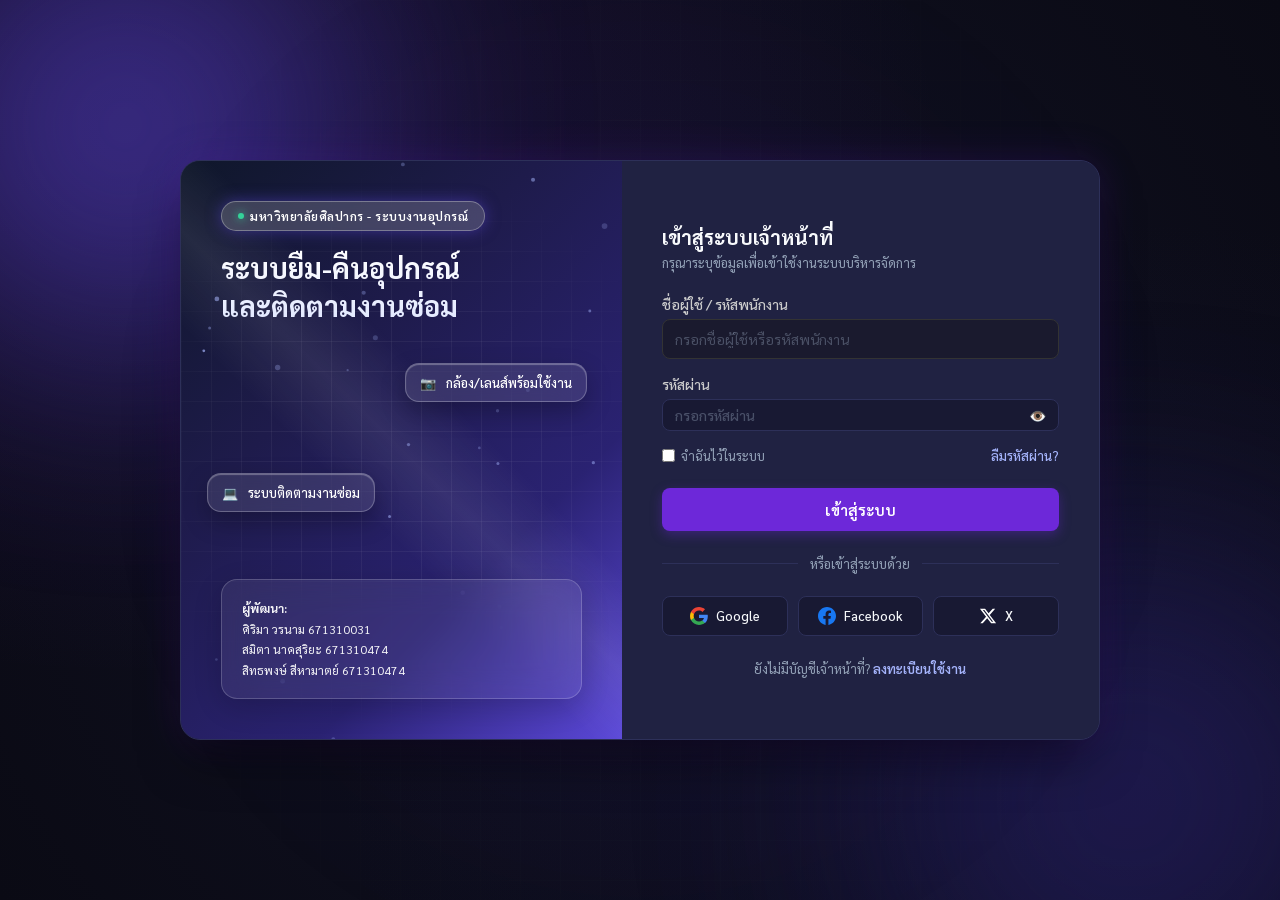
<file: archived-borrowitem_index.html>
<!DOCTYPE html>
<html lang="th">
<head>
  <meta charset="UTF-8">
  <meta name="viewport" content="width=device-width, initial-scale=1.0">
  <title>ระบบยืม-คืนอุปกรณ์ และติดตามงานซ่อม</title>
  <!-- Google Fonts: Sarabun -->
  <link href="https://fonts.googleapis.com/css2?family=Sarabun:wght@300;400;500;600;700&display=swap" rel="stylesheet">
  <link rel="stylesheet" href="style.css">
</head>
<body>

  <div class="bg-ambient-orb orb-1"></div>
  <div class="bg-ambient-orb orb-2"></div>
  <div class="bg-ambient-orb orb-focus-spotlight"></div>
  <div class="bg-grid-pattern"></div>

  <!-- OTP demo notice (email delivery needs a backend service) -->
  <div id="otp-toast" class="otp-notification">
    <div class="otp-notification-title">
      <span>✉️ OTP จำลองสำหรับทดสอบ</span>
            <span id="otp-toast-countdown">เหลือเวลา 01:30</span>
    </div>
    <div class="otp-notification-body">
      รหัส OTP สำหรับกู้คืนรหัสผ่านของคุณคือ:
      <span id="toast-otp-code" class="otp-code-highlight">123456</span>
    </div>
  </div>

  <!-- LOGIN SCREEN -->
  <div id="login-screen" class="screen-section active-screen">
    <div class="login-wrapper">
      <div class="login-hero" id="hero-container">
        <canvas id="hero-canvas"></canvas>
        <div class="hero-tech-grid"></div>
        <div class="hero-light-sweep"></div>

        <div class="tech-card card-camera">
          <span>📷</span> <span>กล้อง/เลนส์พร้อมใช้งาน</span>
        </div>
        <div class="tech-card card-laptop">
          <span>💻</span> <span>ระบบติดตามงานซ่อม</span>
        </div>

        <div class="hero-content-top">
          <div class="badge"><span class="badge-dot"></span> มหาวิทยาลัยศิลปากร - ระบบงานอุปกรณ์</div>
          <h1>ระบบยืม-คืนอุปกรณ์<br>และติดตามงานซ่อม</h1>
        </div>
        
        <div class="hero-content-bottom credits">
          <p><strong>ผู้พัฒนา:</strong></p>
          <p>ศิริมา วรนาม 671310031</p>
          <p>สมิตา นาคสุริยะ 671310474</p>
          <p>สิทธพงษ์ สีหามาตย์ 671310474</p>
        </div>
      </div>
      
      <div class="login-form-container">
        <h2 style="margin-bottom: 4px; font-size: 20px;">เข้าสู่ระบบเจ้าหน้าที่</h2>
        <p style="color: var(--text-muted); font-size: 13px; margin-bottom: 24px;">กรุณาระบุข้อมูลเพื่อเข้าใช้งานระบบบริหารจัดการ</p>
        
        <form id="login-form" onsubmit="handleLogin(event)">
          <div class="form-group">
            <label for="username">ชื่อผู้ใช้ / รหัสพนักงาน</label>
            <input type="text" id="username" class="form-control" placeholder="กรอกชื่อผู้ใช้หรือรหัสพนักงาน" required autocomplete="username">
          </div>
          
          <div class="form-group">
            <label for="login-pass">รหัสผ่าน</label>
            <div class="masked-input-group">
              <input type="password" id="login-pass" placeholder="กรอกรหัสผ่าน" required autocomplete="current-password">
              <span class="eye-icon" onclick="toggleVisibility('login-pass', this)">👁️</span>
            </div>
          </div>

          <div id="login-error" class="alert-msg"></div>

          <div class="login-actions">
            <label><input type="checkbox" id="remember-me"> จำฉันไว้ในระบบ</label>
            <a onclick="openForgotPasswordModal()">ลืมรหัสผ่าน?</a>
          </div>

          <button type="submit" id="login-btn" class="btn-primary">เข้าสู่ระบบ</button>
        </form>

        <div class="divider"><span>หรือเข้าสู่ระบบด้วย</span></div>

        <div class="social-login">
          <button class="social-btn" onclick="loginWithSocial('Google')">
            <svg viewBox="0 0 24 24"><path fill="#4285F4" d="M23.745 12.27c0-.7-.06-1.4-.19-2.07H12v4.51h6.6c-.29 1.52-1.14 2.82-2.4 3.68v3.05h3.88c2.27-2.09 3.665-5.17 3.665-9.17z"/><path fill="#34A853" d="M12 24c3.24 0 5.95-1.08 7.93-2.91l-3.88-3.05c-1.08.72-2.45 1.16-4.05 1.16-3.12 0-5.77-2.11-6.72-4.96H1.29v3.15C3.26 21.3 7.31 24 12 24z"/><path fill="#FBBC05" d="M5.28 14.24c-.25-.72-.38-1.49-.38-2.24s.13-1.52.38-2.24V6.61H1.29c-.8 1.6-1.29 3.41-1.29 5.39s.49 3.79 1.29 5.39l3.99-3.15z"/><path fill="#EA4335" d="M12 4.75c1.77 0 3.35.61 4.6 1.8l3.42-3.42C17.95 1.19 15.24 0 12 0 7.31 0 3.26 2.7 1.29 6.61l3.99 3.15c.95-2.85 3.6-4.96 6.72-4.96z"/></svg>
            Google
          </button>
          <button class="social-btn" onclick="loginWithSocial('Facebook')">
            <svg viewBox="0 0 24 24" fill="#1877F2"><path d="M24 12.073c0-6.627-5.373-12-12-12s-12 5.373-12 12c0 5.99 4.388 10.954 10.125 11.854v-8.385H7.078v-3.47h3.047V9.43c0-3.007 1.792-4.669 4.533-4.669 1.312 0 2.686.235 2.686.235v2.953H15.83c-1.491 0-1.956.925-1.956 1.874v2.25h3.328l-.532 3.47h-2.796v8.385C19.612 23.027 24 18.062 24 12.073z"/></svg>
            Facebook
          </button>
          <button class="social-btn" onclick="loginWithSocial('X')">
            <svg viewBox="0 0 24 24" fill="#FFFFFF"><path d="M18.244 2.25h3.308l-7.227 8.26 8.502 11.24H16.17l-5.214-6.817L4.99 21.75H1.68l7.73-8.835L1.254 2.25H8.08l4.713 6.231zm-1.161 17.52h1.833L7.084 4.126H5.117z"/></svg>
            X
          </button>
        </div>

        <div class="signup-text">ยังไม่มีบัญชีเจ้าหน้าที่? <a onclick="openRegisterModal()">ลงทะเบียนใช้งาน</a></div>
      </div>
    </div>
  </div>

  <!-- MAIN APP SCREEN -->
  <div id="app-screen" class="screen-section">
    <header class="app-header">
      <div class="brand-title-group">
        <div class="brand-subtitle">ระบบงานทรัพย์สิน</div>
        <div class="brand-title" id="page-title-display">แคตตาล็อกอุปกรณ์</div>
      </div>

      <div class="header-search">
        <input type="text" id="global-search" placeholder="ค้นหาอุปกรณ์ / ชื่อผู้ยืม / รหัสทรัพย์สิน..." oninput="filterEquipmentCatalog(this.value)">
      </div>

      <nav class="nav-actions">
        <button class="nav-btn page-nav-btn active" data-page="borrow" onclick="switchPage('borrow', 'แคตตาล็อกอุปกรณ์')">แคตตาล็อกอุปกรณ์</button>
        <button class="nav-btn page-nav-btn" data-page="history" onclick="switchPage('history', 'ประวัติการยืม-คืน')">ประวัติการยืม</button>
        <button class="nav-btn page-nav-btn" data-page="profile" onclick="switchPage('profile', 'โปรไฟล์')">โปรไฟล์</button>
        <button class="nav-btn logout" onclick="handleLogout()">Logout</button>
      </nav>
    </header>

        <!-- PAGE 1: แคตตาล็อกอุปกรณ์และระบบยืม -->
    <div id="page-borrow" class="page-content active">
      <section class="catalog-welcome">
        <div>
          <span class="catalog-eyebrow">EQUIPMENT SERVICE · SILPAKORN</span>
          <h2>เลือกอุปกรณ์สำหรับการใช้งาน</h2>
          <p>ตรวจสอบสถานะอุปกรณ์ เลือกรายการที่ต้องการ และส่งคำขอยืมได้ในที่เดียว</p>
        </div>
        <div class="catalog-summary" aria-label="สรุปสถานะอุปกรณ์">
          <div><strong id="catalog-total-count">11</strong><span>รายการทั้งหมด</span></div>
          <div><strong id="catalog-available-count">10</strong><span>พร้อมให้ยืม</span></div>
          <div><strong>ล่วงหน้าได้</strong><span>เลือกวันยืม-คืน</span></div>
        </div>
      </section>

      <div class="catalog-layout">
        
        <!-- ฝั่งซ้าย: รายการอุปกรณ์ (Catalog Grid) -->
        <div class="catalog-main">
          <div class="catalog-filter-bar">
            <button class="filter-chip active" onclick="filterCategory('all', this)">ทั้งหมด</button>
            <button class="filter-chip" onclick="filterCategory('camera', this)">📷 กล้อง & เลนส์</button>
            <button class="filter-chip" onclick="filterCategory('audio', this)">🎙️ ระบบเสียง</button>
                        <button class="filter-chip" onclick="filterCategory('lighting', this)">💡 ไฟสตูดิโอ</button>
            <button class="filter-chip" onclick="filterCategory('accessory', this)">🎒 อุปกรณ์เสริม</button>
            <label class="availability-control" for="availability-filter">สถานะ
              <select id="availability-filter" onchange="filterAvailability(this.value)">
                <option value="all">ทุกสถานะ</option>
                <option value="available">พร้อมให้ยืม</option>
                <option value="repair">กำลังซ่อม</option>
              </select>
            </label>
            <span class="catalog-result-count" id="catalog-result-count">แสดง 11 รายการ</span>
          </div>

          <div class="equipment-grid" id="equipment-grid">
            <!-- Item 1 -->
            <div class="product-card" data-category="camera" data-id="EQ-042" data-name="กล้อง Sony A7IV" data-status="available">
              <div class="product-img-box">
                <span class="product-badge available">● ว่างพร้อมยืม</span>
                <span class="product-icon-large">📷</span>
              </div>
              <div class="product-details">
                <span class="product-code">EQ-042</span>
                <h4>กล้อง Sony A7IV</h4>
                <p class="product-desc">กล้อง Mirrorless ฟูลเฟรม ความละเอียด 33MP สำหรับงานถ่ายภาพและวิดีโอระดับโปร</p>
                <button class="btn-primary" onclick="addToCart('EQ-042', 'กล้อง Sony A7IV', '📷')">+ เพิ่มลงตะกร้าจอง</button>
              </div>
            </div>

            <!-- Item 2 -->
            <div class="product-card" data-category="accessory" data-id="EQ-085" data-name="ขาตั้งกล้อง Manfrotto" data-status="available">
              <div class="product-img-box">
                <span class="product-badge available">● ว่างพร้อมยืม</span>
                <span class="product-icon-large">🔭</span>
              </div>
              <div class="product-details">
                <span class="product-code">EQ-085</span>
                <h4>ขาตั้งกล้อง Manfrotto</h4>
                <p class="product-desc">ขาตั้งอลูมิเนียมพร้อมหัววิดีโอ แข็งแรง รับน้ำหนักได้ดีเยี่ยม</p>
                <button class="btn-primary" onclick="addToCart('EQ-085', 'ขาตั้งกล้อง Manfrotto', '🔭')">+ เพิ่มลงตะกร้าจอง</button>
              </div>
            </div>

            <!-- Item 3 -->
            <div class="product-card" data-category="audio" data-id="EQ-051" data-name="ไมโครโฟนไร้สาย Rode Wireless GO II" data-status="available">
              <div class="product-img-box">
                <span class="product-badge available">● ว่างพร้อมยืม</span>
                <span class="product-icon-large">🎙️</span>
              </div>
              <div class="product-details">
                <span class="product-code">EQ-051</span>
                <h4>ไมโครโฟนไร้สาย Rode Wireless GO II</h4>
                <p class="product-desc">ไมค์หนีบปกเสื้อแบบคู่ รับสัญญาณเสถียร เสียงคมชัดไร้สัญญาณรบกวน</p>
                <button class="btn-primary" onclick="addToCart('EQ-051', 'ไมโครโฟนไร้สาย Rode Wireless GO II', '🎙️')">+ เพิ่มลงตะกร้าจอง</button>
              </div>
            </div>

                        <!-- Item 4 -->
            <div class="product-card" data-category="lighting" data-id="EQ-108" data-name="ไฟสปอตไลท์ LED 100W" data-status="repair">
              <div class="product-img-box">
                <span class="product-badge repair">🔧 กำลังซ่อมบำรุง</span>
                <span class="product-icon-large">💡</span>
              </div>
              <div class="product-details">
                <span class="product-code">EQ-108</span>
                <h4>ไฟสปอตไลท์ LED 100W</h4>
                <p class="product-desc">ไฟสตูดิโอปรับอุณหภูมิสีได้ พร้อมซอฟต์บ็อกซ์ (ไม่สามารถยืมได้ชั่วคราว)</p>
                <button class="btn-secondary" disabled style="opacity: 0.5; cursor: not-allowed;">ไม่ว่าง / กำลังซ่อม</button>
              </div>
            </div>

            <!-- Item 5 -->
            <div class="product-card" data-category="camera" data-id="EQ-063" data-name="เลนส์ Sony FE 24-70mm" data-status="available">
              <div class="product-img-box">
                <span class="product-badge available">● ว่างพร้อมยืม</span>
                <span class="product-icon-large">🔭</span>
              </div>
              <div class="product-details">
                <span class="product-code">EQ-063</span>
                <h4>เลนส์ Sony FE 24-70mm</h4>
                <p class="product-desc">เลนส์ซูมมาตรฐานรูรับแสงกว้าง เหมาะสำหรับภาพนิ่งและงานวิดีโอ</p>
                <button class="btn-primary" onclick="addToCart('EQ-063', 'เลนส์ Sony FE 24-70mm', '🔭')">+ เพิ่มลงตะกร้าจอง</button>
              </div>
            </div>

            <!-- Item 6 -->
            <div class="product-card" data-category="audio" data-id="EQ-074" data-name="เครื่องบันทึกเสียง Zoom H6" data-status="available">
              <div class="product-img-box">
                <span class="product-badge available">● ว่างพร้อมยืม</span>
                <span class="product-icon-large">🎚️</span>
              </div>
              <div class="product-details">
                <span class="product-code">EQ-074</span>
                <h4>เครื่องบันทึกเสียง Zoom H6</h4>
                <p class="product-desc">เครื่องบันทึกเสียงพกพา 6 แทร็ก พร้อมไมโครโฟนแบบถอดเปลี่ยนได้</p>
                <button class="btn-primary" onclick="addToCart('EQ-074', 'เครื่องบันทึกเสียง Zoom H6', '🎚️')">+ เพิ่มลงตะกร้าจอง</button>
              </div>
            </div>

            <!-- Item 7 -->
            <div class="product-card" data-category="accessory" data-id="EQ-201" data-name="ที่ชาร์จแบตเตอรี่กล้อง" data-status="available">
              <div class="product-img-box">
                <span class="product-badge available">● ว่างพร้อมยืม</span>
                <span class="product-icon-large">🔋</span>
              </div>
              <div class="product-details">
                <span class="product-code">EQ-201</span>
                <h4>ที่ชาร์จแบตเตอรี่กล้อง</h4>
                <p class="product-desc">แท่นชาร์จแบตเตอรี่กล้อง พร้อมสายไฟและไฟแสดงสถานะการชาร์จ</p>
                <button class="btn-primary" onclick="addToCart('EQ-201', 'ที่ชาร์จแบตเตอรี่กล้อง', '🔋')">+ เพิ่มลงตะกร้าจอง</button>
              </div>
            </div>

            <!-- Item 8 -->
            <div class="product-card" data-category="accessory" data-id="EQ-202" data-name="ปลั๊กพ่วง 4 ช่อง" data-status="available">
              <div class="product-img-box">
                <span class="product-badge available">● ว่างพร้อมยืม</span>
                <span class="product-icon-large">🔌</span>
              </div>
              <div class="product-details">
                <span class="product-code">EQ-202</span>
                <h4>ปลั๊กพ่วง 4 ช่อง</h4>
                <p class="product-desc">ปลั๊กพ่วงพร้อมสวิตช์เปิด-ปิดและระบบป้องกันไฟกระชาก สำหรับงานถ่ายทำ</p>
                <button class="btn-primary" onclick="addToCart('EQ-202', 'ปลั๊กพ่วง 4 ช่อง', '🔌')">+ เพิ่มลงตะกร้าจอง</button>
              </div>
            </div>

            <!-- Item 9 -->
            <div class="product-card" data-category="camera" data-id="EQ-203" data-name="กล้องถ่ายวิดีโอ Sony PXW-Z90" data-status="available">
              <div class="product-img-box">
                <span class="product-badge available">● ว่างพร้อมยืม</span>
                <span class="product-icon-large">🎥</span>
              </div>
              <div class="product-details">
                <span class="product-code">EQ-203</span>
                <h4>กล้องถ่ายวิดีโอ Sony PXW-Z90</h4>
                <p class="product-desc">กล้องวิดีโอ 4K สำหรับบันทึกกิจกรรมและงานโปรดักชัน พร้อมอุปกรณ์พื้นฐาน</p>
                <button class="btn-primary" onclick="addToCart('EQ-203', 'กล้องถ่ายวิดีโอ Sony PXW-Z90', '🎥')">+ เพิ่มลงตะกร้าจอง</button>
              </div>
            </div>

            <!-- Item 10 -->
            <div class="product-card" data-category="accessory" data-id="EQ-204" data-name="คีย์บอร์ด USB" data-status="available">
              <div class="product-img-box">
                <span class="product-badge available">● ว่างพร้อมยืม</span>
                <span class="product-icon-large">⌨️</span>
              </div>
              <div class="product-details">
                <span class="product-code">EQ-204</span>
                <h4>คีย์บอร์ด USB</h4>
                <p class="product-desc">คีย์บอร์ดขนาดมาตรฐาน เชื่อมต่อ USB ใช้สำหรับควบคุมงานนำเสนอและอุปกรณ์คอมพิวเตอร์</p>
                <button class="btn-primary" onclick="addToCart('EQ-204', 'คีย์บอร์ด USB', '⌨️')">+ เพิ่มลงตะกร้าจอง</button>
              </div>
            </div>

            <!-- Item 11 -->
            <div class="product-card" data-category="accessory" data-id="EQ-205" data-name="ที่ตั้งมือถือปรับระดับ" data-status="available">
              <div class="product-img-box">
                <span class="product-badge available">● ว่างพร้อมยืม</span>
                <span class="product-icon-large">📱</span>
              </div>
              <div class="product-details">
                <span class="product-code">EQ-205</span>
                <h4>ที่ตั้งมือถือปรับระดับ</h4>
                <p class="product-desc">แท่นวางมือถือปรับองศาและความสูงได้ เหมาะสำหรับไลฟ์สตรีมหรือประชุมออนไลน์</p>
                <button class="btn-primary" onclick="addToCart('EQ-205', 'ที่ตั้งมือถือปรับระดับ', '📱')">+ เพิ่มลงตะกร้าจอง</button>
              </div>
            </div>
          </div>
        </div>

        <!-- ฝั่งขวา: ตะกร้าจอง & ฟอร์มข้อมูลผู้ยืม (Checkout Sidebar) -->
        <div class="catalog-sidebar">
          <div class="card checkout-card">
            <div class="card-header">
              <h3>🛒 ตะกร้าอุปกรณ์ที่เลือกยืม</h3>
              <span id="cart-count-badge" class="status-badge active">0 รายการ</span>
            </div>

            <!-- รายการในตะกร้า -->
            <div id="cart-items-container" class="cart-items-list">
              <p class="empty-cart-text">ยังไม่ได้เลือกอุปกรณ์ กรุณากด "+ เพิ่มลงตะกร้าจอง" จากรายการด้านซ้าย</p>
            </div>

            <hr style="border: 0; border-top: 1px solid rgba(255,255,255,0.08); margin: 16px 0;">

            <!-- ฟอร์มข้อมูลผู้ยืม & รายละเอียดการยืม -->
            <form id="borrow-submit-form" onsubmit="submitBorrowForm(event)" novalidate>
              <h4 style="font-size: 14px; margin-bottom: 12px; color: var(--text-main);">📋 ข้อมูลผู้ยืม & รายละเอียด</h4>
              
              <div class="form-group">
                <label>รหัสนักศึกษา / บุคลากร</label>
                <input type="text" id="borrower-id" class="form-control" placeholder="เช่น 671310xxx" required>
              </div>

              <div class="form-group">
                <label>ชื่อ-นามสกุล ผู้ยืม</label>
                <input type="text" id="borrower-name" class="form-control" placeholder="ชื่อและนามสกุลจริง" required>
              </div>

              <div class="form-group">
                <label>เบอร์โทรศัพท์ติดต่อ</label>
                <input type="tel" id="borrower-phone" class="form-control" placeholder="08x-xxx-xxxx" required>
              </div>

                            <div class="form-group">
                <label for="borrower-startdate">วันที่ต้องการยืม</label>
                <div class="datetime-picker-wrap">
                  <input type="date" id="borrower-startdate" class="form-control" required>
                </div>
                <small class="form-hint">เลือกวันที่ได้ทุกเดือน ตั้งแต่วันนี้เป็นต้นไป</small>
              </div>

              <div class="form-group">
                <label for="borrower-duedate">วันที่กำหนดคืน</label>
                <div class="datetime-picker-wrap">
                  <input type="date" id="borrower-duedate" class="form-control" required>
                </div>
              </div>

              <div class="form-group">
                <label>วัตถุประสงค์การใช้งาน</label>
                <textarea id="borrower-purpose" class="form-control" rows="2" placeholder="เช่น ใช้ถ่ายโปรเจกต์วิชา 3D animation" required></textarea>
              </div>

                            <div id="borrow-success" class="alert-msg" role="status" aria-live="polite"></div>
              <button type="submit" id="confirm-borrow-btn" class="btn-primary" style="width: 100%; margin-top: 8px;">ยืนยันการทำรายการยืม</button>
            </form>
          </div>
        </div>

      </div>
    </div>

        <!-- PAGE 2: ประวัติการยืม-คืน -->
    <div id="page-history" class="page-content">
      <div class="card history-card">
        <div class="card-header history-header">
          <div>
            <h3>📦 ประวัติและระบบติดตามการยืม-คืนอุปกรณ์</h3>
            <p class="history-hint">เปลี่ยนสถานะได้จากรายการแต่ละแถว หากเลือกผิดสามารถแก้กลับได้ทันที</p>
          </div>
          <div class="history-filters" aria-label="กรองประวัติการยืม">
            <button class="btn-secondary" onclick="filterHistory('all')">ทั้งหมด</button>
            <button class="btn-secondary" onclick="filterHistory('borrowed')">กำลังยืม</button>
            <button class="btn-secondary" onclick="filterHistory('returned')">คืนแล้ว</button>
            <button class="btn-secondary" onclick="filterHistory('damaged')">ชำรุด</button>
            <button class="btn-secondary" onclick="filterHistory('lost')">สูญหาย</button>
          </div>
        </div>
        
        <div class="table-responsive history-table-wrap">
          <table class="data-table history-table">
            <thead>
              <tr>
                <th>เลขที่ทำรายการ</th>
                <th>ผู้ยืม</th>
                <th>รายการอุปกรณ์</th>
                <th>วันที่ยืม</th>
                <th>กำหนดคืน</th>
                <th>สถานะ</th>
                <th>จัดการ / ตรวจสอบสภาพ</th>
              </tr>
            </thead>
            <tbody id="history-table-body">
              <tr data-status="borrowed">
                <td data-label="เลขที่ทำรายการ"><strong>#BR-2026-092</strong></td>
                <td data-label="ผู้ยืม">นายธนดล ศรีสุวรรณ (671310999)</td>
                <td data-label="รายการอุปกรณ์">กล้อง Sony A7IV (EQ-042)</td>
                <td data-label="วันที่ยืม">25 ก.ย. 2026</td>
                <td data-label="กำหนดคืน">30 ก.ย. 2026</td>
                <td data-label="สถานะ"><span class="status-badge active">กำลังยืม</span><select class="history-status-select" aria-label="เปลี่ยนสถานะรายการ BR-2026-092" onchange="updateHistoryStatus(this)"><option value="borrowed" selected>กำลังยืม</option><option value="returned">คืนแล้ว</option><option value="damaged">ชำรุด</option><option value="lost">สูญหาย</option></select></td>
                <td data-label="จัดการ / ตรวจสอบสภาพ"><button class="btn-secondary" onclick="openReturnModal('BR-2026-092', 'กล้อง Sony A7IV (EQ-042)')">รับคืน / ตรวจสภาพ</button></td>
              </tr>
              <tr data-status="returned">
                <td data-label="เลขที่ทำรายการ"><strong>#BR-2026-091</strong></td>
                <td data-label="ผู้ยืม">นางสาวพิมพ์ชนก ำภา (671310111)</td>
                <td data-label="รายการอุปกรณ์">ไมโครโฟน Rode (EQ-051)</td>
                <td data-label="วันที่ยืม">20 ก.ย. 2026</td>
                <td data-label="กำหนดคืน">24 ก.ย. 2026</td>
                <td data-label="สถานะ"><span class="status-badge history-status-returned">คืนแล้ว</span><select class="history-status-select" aria-label="เปลี่ยนสถานะรายการ BR-2026-091" onchange="updateHistoryStatus(this)"><option value="borrowed">กำลังยืม</option><option value="returned" selected>คืนแล้ว</option><option value="damaged">ชำรุด</option><option value="lost">สูญหาย</option></select></td>
                <td data-label="จัดการ / ตรวจสอบสภาพ"><span class="history-action-note">ตรวจสอบแล้ว (ปกติ)</span></td>
              </tr>
            </tbody>
          </table>
        </div>
      </div>
    </div>

    <!-- PAGE 3: 👤 PROFILE PAGE CONTENT -->
    <div id="page-profile" class="page-content">
      <div class="profile-layout">
        
        <!-- คอลัมน์ซ้าย: ข้อมูลส่วนตัวหลัก & ข้อมูลปฏิบัติงาน -->
        <div class="profile-col-left">
          
          <!-- CARD 1: USER ACCOUNT INFO -->
          <div class="card">
            <div class="card-header">
              <h3>👤 ข้อมูลบัญชีผู้ใช้</h3>
              <button class="btn-secondary" onclick="editProfile()">✏️ แก้ไขข้อมูล</button>
            </div>
            <div class="profile-grid">
              <div class="profile-item">
                <label>ชื่อแสดง</label>
                <p id="display-name" class="profile-value-highlight">google_user</p>
              </div>
              <div class="profile-item">
                <label>ชื่อผู้ใช้ (Username)</label>
                <p id="display-username">google_user</p>
              </div>
                            <div class="profile-item">
                <label>สถานะผู้ใช้</label>
                <p id="display-role">นักศึกษา</p>
              </div>
              <div class="profile-item">
                <label>แผนก / สังกัด</label>
                <p id="display-dept">ศูนย์เทคโนโลยีการศึกษา</p>
              </div>
              <div class="profile-item">
                <label>เบอร์โทรศัพท์มือถือ</label>
                <p id="display-phone">0812345678</p>
              </div>
              <div class="profile-item">
                <label>สถานะบัญชี</label>
                <p><span class="status-badge active">ใช้งานปกติ</span></p>
              </div>
            </div>
          </div>

          <!-- CARD 2: OPERATIONS & STATISTICS -->
          <div class="card">
            <div class="card-header">
              <h3>📦 ข้อมูลปฏิบัติงานยืม-คืนอุปกรณ์</h3>
            </div>
            <div class="profile-grid" style="margin-bottom: 20px;">
              <div class="profile-item">
                <label>รหัสประจำตัวเจ้าหน้าที่</label>
                <p id="display-staff-id">STF-2026-009</p>
              </div>
              <div class="profile-item">
                <label>คลังอุปกรณ์ที่ดูแล</label>
                <p>คลังกลาง (โสตทัศนูปกรณ์)</p>
              </div>
              <div class="profile-item">
                <label>สิทธิ์การอนุมัติยืม</label>
                <p><span class="status-badge">อนุมัติได้สูงสุด 5 รายการ</span></p>
              </div>
              <div class="profile-item">
                <label>การเข้าถึงพื้นที่คลัง</label>
                <p>Keycard / Finger Scan</p>
              </div>
            </div>

            <div class="section-divider-label">สรุปสถิติงานวันนี้</div>
            <div class="staff-stats">
              <div class="stat-box">
                <div class="number" style="color: #818CF8;">14</div>
                <div class="label">อนุมัติการยืม</div>
              </div>
              <div class="stat-box">
                <div class="number" style="color: #34D399;">9</div>
                <div class="label">ตรวจรับคืน</div>
              </div>
              <div class="stat-box">
                <div class="number" style="color: #F59E0B;">1</div>
                <div class="label">แจ้งอุปกรณ์ซ่อม</div>
              </div>
            </div>
          </div>

        </div>

        <!-- คอลัมน์ขวา: ความปลอดภัย & ประวัติทำรายการ -->
        <div class="profile-col-right">
          
          <!-- CARD 3: SECURITY & ACCESS -->
          <div class="card">
            <div class="card-header collapsible-header" onclick="toggleSecuritySection()">
              <h3>🔒 ความปลอดภัยและการเข้าถึง</h3>
              <span id="security-toggle-icon" class="toggle-indicator">▼ ซ่อน</span>
            </div>
            
            <div id="security-collapsible" class="collapsible-content active">
              <div class="security-panel-inner">
                
                <div class="security-row-item">
                  <label class="security-label">อีเมลติดต่อระบบ (Gmail)</label>
                  <div class="input-action-row">
                    <input type="email" id="email-input-profile" class="form-control" value="" placeholder="ยังไม่มีอีเมลที่ผูกกับบัญชี" readonly style="background: rgba(255,255,255,0.03); color: var(--text-muted); cursor: default;">
                    <button class="btn-secondary" onclick="openEditEmailModal()">เปลี่ยนอีเมล</button>
                  </div>
                  <div id="email-alert" class="alert-msg"></div>
                </div>

                <div class="security-row-item">
                  <label class="security-label">การจัดการรหัสผ่าน</label>
                  <div class="input-action-row">
                    <div class="form-control info-text-box" style="display: flex; align-items: center; justify-content: space-between;">
                      <span>อัปเดตล่าสุดเมื่อ 10 ก.ย. 2026</span>
                      <span style="color: #34D399; font-size: 12px;">● ปลอดภัยดี</span>
                    </div>
                    <button class="btn-secondary" onclick="openPasswordModal()">เปลี่ยนรหัสผ่าน</button>
                  </div>
                </div>

                <div class="profile-grid security-meta-grid" style="margin-top: 12px; padding-top: 12px; border-top: 1px solid rgba(255,255,255,0.06);">
                  <div class="profile-item">
                    <label>เข้าสู่ระบบล่าสุด</label>
                    <p class="meta-info-text">วันนี้, 09:15 น.</p>
                  </div>
                  <div class="profile-item">
                    <label>เบราว์เซอร์ / อุปกรณ์</label>
                    <p class="meta-info-text">Chrome 128 (Windows)</p>
                  </div>
                </div>

              </div>
            </div>
          </div>

          <!-- CARD 4: RECENT ACTIVITY -->
          <div class="card">
            <div class="card-header">
              <h3>📋 กิจกรรมระบบล่าสุด</h3>
            </div>
            <div class="activity-log">
              <div class="log-row">
                <span class="log-action"><span class="badge-tag-return">📥 รับคืน:</span> กล้อง Sony A7IV (EQ-042)</span>
                <span class="log-time">10:42 น.</span>
              </div>
              <div class="log-row">
                <span class="log-action"><span class="badge-tag-borrow">📤 อนุมัติยืม:</span> ขาตั้งกล้อง Manfrotto</span>
                <span class="log-time">09:15 น.</span>
              </div>
              <div class="log-row">
                <span class="log-action"><span class="badge-tag-repair">🔧 ส่งซ่อม:</span> ไฟสปอตไลท์ LED 100W (EQ-108)</span>
                <span class="log-time">เมื่อวาน, 15:30 น.</span>
              </div>
            </div>
          </div>

        </div>

      </div>
    </div>
  </div>
  
  <!-- MODAL: RETURN & INSPECTION -->
  <div id="modal-return-inspect" class="modal-overlay">
    <div class="modal-card">
      <div class="modal-header">
        <h3>🔍 ตรวจสอบสภาพและบันทึกรับคืน</h3>
        <button class="close-btn" onclick="closeModal('modal-return-inspect')">✕</button>
      </div>
      <div style="font-size: 13px; color: var(--text-muted); margin-bottom: 12px;" id="return-modal-title">รายการ: -</div>
      <form onsubmit="confirmReturnItem(event)">
        <div class="form-group">
          <label>สภาพอุปกรณ์ขณะส่งคืน</label>
          <select id="return-condition" class="form-control" onchange="toggleDamageReason(this.value)">
            <option value="normal">ปกติ (สมบูรณ์พร้อมใช้งาน)</option>
            <option value="damaged">ชำรุด / เสียหาย</option>
            <option value="lost">สูญหาย</option>
          </select>
        </div>
        <div class="form-group" id="damage-note-group" style="display: none;">
          <label>รายละเอียดความเสียหาย / ค่าปรับ</label>
          <textarea id="damage-note" class="form-control" placeholder="ระบุส่วนที่เสียหาย หรือค่าปรับที่ต้องชำระ"></textarea>
        </div>
        <div class="modal-footer">
          <button type="button" class="btn-secondary" onclick="closeModal('modal-return-inspect')">ยกเลิก</button>
          <button type="submit" class="btn-primary" style="width: auto; padding: 6px 16px;">ยืนยันการรับคืน</button>
        </div>
      </form>
    </div>
  </div>

  <!-- MODAL: EDIT EMAIL -->
  <div id="modal-edit-email" class="modal-overlay">
    <div class="modal-card">
      <div class="modal-header">
        <h3>✉️ แก้ไขอีเมลติดต่อระบบ</h3>
        <button class="close-btn" onclick="closeModal('modal-edit-email')">✕</button>
      </div>
      <form onsubmit="saveEmailChange(event)">
        <div class="form-group">
          <label>อีเมลใหม่ (Gmail)</label>
          <input type="email" id="new-email-input" class="form-control" placeholder="example@gmail.com" required autocomplete="email">
        </div>
        <div id="edit-email-alert" class="alert-msg"></div>
        <div class="modal-footer">
          <button type="button" class="btn-secondary" onclick="closeModal('modal-edit-email')">ยกเลิก</button>
          <button type="submit" class="btn-primary" style="width: auto; padding: 6px 16px;">บันทึกอีเมล</button>
        </div>
      </form>
    </div>
  </div>

  <!-- MODAL: EDIT PROFILE -->
  <div id="modal-edit-profile" class="modal-overlay">
    <div class="modal-card">
      <div class="modal-header">
        <h3>✏️ แก้ไขข้อมูลส่วนตัว</h3>
        <button class="close-btn" onclick="closeModal('modal-edit-profile')">✕</button>
      </div>
      <form onsubmit="saveProfileEdit(event)">
        <div class="form-group">
          <label>ชื่อแสดง</label>
          <input type="text" id="edit-name" class="form-control" required>
        </div>
        <div class="form-group">
          <label>แผนก / สังกัด</label>
          <input type="text" id="edit-dept" class="form-control" required>
        </div>
        <div class="form-group">
          <label>เบอร์โทรศัพท์มือถือ</label>
          <input type="tel" id="edit-phone" class="form-control" required>
        </div>
        <div class="modal-footer">
          <button type="button" class="btn-secondary" onclick="closeModal('modal-edit-profile')">ยกเลิก</button>
          <button type="submit" class="btn-primary" style="width: auto; padding: 6px 16px;">บันทึกข้อมูล</button>
        </div>
      </form>
    </div>
  </div>

  <!-- MODAL: CHANGE PASSWORD -->
  <div id="modal-change-pass" class="modal-overlay">
    <div class="modal-card">
      <div class="modal-header">
        <h3>🔒 เปลี่ยนรหัสผ่าน</h3>
        <button class="close-btn" onclick="closeModal('modal-change-pass')">✕</button>
      </div>
      <form onsubmit="savePasswordChange(event)">
        <div class="form-group">
          <label for="current-password">รหัสผ่านปัจจุบัน</label>
          <input type="password" id="current-password" class="form-control" required autocomplete="current-password">
        </div>
        <div class="form-group">
          <label for="new-password">รหัสผ่านใหม่</label>
          <input type="password" id="new-password" class="form-control" required minlength="6" autocomplete="new-password">
        </div>
        <div class="form-group">
          <label for="confirm-password">ยืนยันรหัสผ่านใหม่</label>
          <input type="password" id="confirm-password" class="form-control" required minlength="6" autocomplete="new-password">
        </div>
        <div id="change-password-alert" class="alert-msg"></div>
        <div class="modal-footer">
          <button type="button" class="btn-secondary" onclick="closeModal('modal-change-pass')">ยกเลิก</button>
          <button type="submit" class="btn-primary" style="width: auto; padding: 6px 16px;">อัปเดตรหัสผ่าน</button>
        </div>
      </form>
    </div>
  </div>

  <!-- MODAL: FORGOT PASSWORD -->
  <div id="modal-forgot-password" class="modal-overlay">
    <div class="modal-card">
      <div class="modal-header">
        <h3>🔑 ลืมรหัสผ่าน</h3>
        <button type="button" class="close-btn" aria-label="ปิด" onclick="closeModal('modal-forgot-password')">✕</button>
      </div>
      <div>
        <div id="forgot-email-step">
          <p style="font-size: 13px; color: var(--text-muted); margin-bottom: 14px;">กรอกอีเมลที่ลงทะเบียนไว้เพื่อรับรหัส OTP (เวอร์ชันทดสอบจะแสดงรหัสจำลองบนหน้าจอ)</p>
                    <div class="form-group">
            <label>อีเมล</label>
            <input type="email" id="forgot-email" class="form-control" placeholder="example@gmail.com" required autocomplete="email">
          </div>
          <div id="forgot-email-alert" class="alert-msg"></div>
          <div class="modal-footer">
            <button type="button" class="btn-secondary" onclick="closeModal('modal-forgot-password')">ยกเลิก</button>
            <button type="button" class="btn-primary" style="width: auto; padding: 6px 16px;" onclick="triggerOtp()">ขอรับรหัส OTP</button>
          </div>
        </div>

        <div id="forgot-otp-step" style="display: none;">
          <p style="font-size: 13px; color: var(--text-muted); margin-bottom: 14px;">กรอกรหัส OTP 6 หลักที่ส่งไปยังอีเมลของคุณ</p>
                    <p class="otp-countdown-message">รหัสหมดอายุใน <strong id="forgot-otp-countdown">01:30</strong></p>
          <div class="form-group">
            <label for="forgot-otp">รหัส OTP</label>
            <input type="text" id="forgot-otp" class="form-control" placeholder="กรอกรหัส 6 หลัก" inputmode="numeric" autocomplete="one-time-code" maxlength="6">
          </div>
          <div id="forgot-otp-alert" class="alert-msg"></div>
          <div class="modal-footer">
            <button type="button" class="btn-secondary" onclick="backToForgotEmail()">ย้อนกลับ</button>
            <button type="button" id="resend-otp-btn" class="btn-secondary" onclick="triggerOtp()" disabled>ขอ OTP ใหม่</button>
            <button type="button" class="btn-primary" style="width: auto; padding: 6px 16px;" onclick="verifyOtp()">ยืนยันรหัส OTP</button>
          </div>
        </div>

        <div id="forgot-reset-step" style="display: none;">
          <p style="font-size: 13px; color: var(--text-muted); margin-bottom: 14px;">ตั้งรหัสผ่านใหม่สำหรับบัญชีของคุณ</p>
          <div class="form-group">
            <label for="forgot-new-password">รหัสผ่านใหม่</label>
            <input type="password" id="forgot-new-password" class="form-control" placeholder="อย่างน้อย 6 ตัวอักษร" minlength="6" autocomplete="new-password">
          </div>
          <div class="form-group">
            <label for="forgot-confirm-password">ยืนยันรหัสผ่านใหม่</label>
            <input type="password" id="forgot-confirm-password" class="form-control" placeholder="กรอกรหัสผ่านอีกครั้ง" minlength="6" autocomplete="new-password">
          </div>
          <div id="forgot-reset-alert" class="alert-msg"></div>
          <div class="modal-footer">
            <button type="button" class="btn-secondary" onclick="closeModal('modal-forgot-password')">ยกเลิก</button>
            <button type="button" class="btn-primary" style="width: auto; padding: 6px 16px;" onclick="resetForgottenPassword()">ตั้งรหัสผ่านใหม่</button>
          </div>
        </div>
      </div>
    </div>
  </div>

  <!-- MODAL: REGISTER -->
  <div id="modal-register" class="modal-overlay">
    <div class="modal-card">
      <div class="modal-header">
        <h3>📄 ลงทะเบียนเจ้าหน้าที่ใหม่</h3>
        <button class="close-btn" onclick="closeModal('modal-register')">✕</button>
      </div>
      <form onsubmit="handleRegister(event)">
        <div class="form-group">
          <label>ชื่อ-นามสกุล <span style="font-weight: 400; color: var(--text-muted);">(ชื่อแสดง)</span></label>
          <input type="text" id="reg-fullname" class="form-control" placeholder="เช่น นายสมชาย ใจดี" required>
        </div>
        <div class="form-group">
          <label>ชื่อผู้ใช้ / รหัสพนักงาน</label>
          <input type="text" id="reg-username" class="form-control" placeholder="ตั้งชื่อผู้ใช้สำหรับ Login" required>
        </div>
        <div class="form-group">
          <label>อีเมล Gmail <span style="font-weight: 400; color: var(--text-muted);">(สำหรับรับรหัสผ่าน)</span></label>
          <input type="email" id="reg-email" class="form-control" placeholder="example@gmail.com" required>
        </div>
        <div class="form-group">
          <label>รหัสผ่าน</label>
          <div class="masked-input-group">
            <input type="password" id="reg-pass" placeholder="กำหนดรหัสผ่าน" required minlength="6">
            <span class="eye-icon" onclick="toggleVisibility('reg-pass', this)">👁️</span>
          </div>
        </div>
        <div class="modal-footer">
          <button type="button" class="btn-secondary" onclick="closeModal('modal-register')">ยกเลิก</button>
          <button type="submit" class="btn-primary" style="width: auto; padding: 8px 20px;">ยืนยันลงทะเบียน</button>
        </div>
      </form>
    </div>
  </div>

  <script src="script.js"></script>
</body>
</html>
</file>
<file: style.css>
:root {
  /* Dark Theme Color Palette */
  --primary-color: #6D28D9;
  --primary-hover: #5B21B6;
  --primary-light: rgba(109, 40, 217, 0.25);
  --bg-color: #121326;
  --surface-color: #202242;
  --surface-color-dark: #181933;
  --surface-hover: #2A2C54;
  --text-main: #F8FAFC;
  --text-muted: #94A3B8;
  --border-color: #2D3059;
  --border-color-light: rgba(255, 255, 255, 0.08);
  
  --danger-color: #EF4444;
  --success-color: #10B981;
  --warning-color: #F59E0B;
  
  --radius-sm: 8px;
  --radius-md: 12px;
  --radius-lg: 20px;
  --shadow-sm: 0 4px 12px rgba(0, 0, 0, 0.2);
  --shadow-md: 0 10px 30px rgba(0, 0, 0, 0.35);
}

* { box-sizing: border-box; margin: 0; padding: 0; font-family: 'Sarabun', sans-serif; }

body { 
  background: var(--bg-color); 
  background-image: 
    radial-gradient(at 10% 15%, rgba(109, 40, 217, 0.15) 0px, transparent 50%),
    radial-gradient(at 90% 85%, rgba(30, 27, 75, 0.3) 0px, transparent 50%),
    radial-gradient(circle at 50% 50%, rgba(18, 19, 38, 0.95) 0%, rgba(10, 10, 20, 1) 100%);
  background-attachment: fixed;
  color: var(--text-main); 
  display: flex; 
  justify-content: center; 
  align-items: center;
  padding: 20px; 
  min-height: 100vh; 
  position: relative; 
  overflow-x: hidden;
}

/* Ambient Background Orbs */
.bg-ambient-orb {
  position: fixed;
  border-radius: 50%;
  filter: blur(120px);
  pointer-events: none;
  z-index: 0;
  opacity: 0.5;
}
.orb-1 { width: 450px; height: 450px; background: #5B48D9; top: -100px; left: -100px; animation: floatOrb1 18s ease-in-out infinite alternate; }
.orb-2 { width: 500px; height: 500px; background: #2A2272; bottom: -150px; right: -100px; animation: floatOrb2 22s ease-in-out infinite alternate; }
.orb-focus-spotlight { width: 600px; height: 600px; background: rgba(109, 40, 217, 0.1); top: 50%; left: 50%; transform: translate(-50%, -50%); filter: blur(140px); }

@keyframes floatOrb1 { 0% { transform: translate(0, 0) scale(1); } 100% { transform: translate(60px, 80px) scale(1.15); } }
@keyframes floatOrb2 { 0% { transform: translate(0, 0) scale(1); } 100% { transform: translate(-80px, -60px) scale(1.1); } }

.bg-grid-pattern {
  position: fixed;
  top: 0; left: 0; width: 100%; height: 100%;
  background-image: 
    linear-gradient(rgba(255, 255, 255, 0.02) 1px, transparent 1px),
    linear-gradient(90deg, rgba(255, 255, 255, 0.02) 1px, transparent 1px);
  background-size: 40px 40px;
  pointer-events: none;
  z-index: 0;
  mask-image: radial-gradient(circle at 50% 50%, rgba(0,0,0,0.8) 20%, transparent 80%);
  -webkit-mask-image: radial-gradient(circle at 50% 50%, rgba(0,0,0,0.8) 20%, transparent 80%);
}

.screen-section { display: none; width: 100%; max-width: 1120px; animation: fadeIn 0.3s ease; position: relative; z-index: 2; }
.screen-section.active-screen { display: block; }
@keyframes fadeIn { from { opacity: 0; transform: translateY(6px); } to { opacity: 1; transform: translateY(0); } }

/* LOGIN SCREEN STYLES */
.login-wrapper { 
  display: flex; 
  width: 100%; 
  max-width: 920px; 
  min-height: 580px; 
  background: var(--surface-color); 
  border-radius: var(--radius-lg); 
  box-shadow: 0 25px 50px -12px rgba(0, 0, 0, 0.6), 0 0 40px rgba(109, 40, 217, 0.2); 
  overflow: hidden; 
  margin: 20px auto; 
  border: 1px solid var(--border-color);
}

.login-hero { 
  flex: 1; 
  position: relative;
  background: linear-gradient(135deg, #0F172A 0%, #1E1B4B 35%, #2A2272 70%, #5B48D9 100%);
  color: #FFF; 
  padding: 40px; 
  display: flex; 
  flex-direction: column; 
  justify-content: space-between; 
  overflow: hidden;
  z-index: 1;
}

#hero-canvas { position: absolute; top: 0; left: 0; width: 100%; height: 100%; z-index: 1; pointer-events: none; }
.hero-tech-grid {
  position: absolute; top: 0; left: 0; right: 0; bottom: 0;
  background-image: linear-gradient(rgba(255, 255, 255, 0.05) 1px, transparent 1px), linear-gradient(90deg, rgba(255, 255, 255, 0.05) 1px, transparent 1px);
  background-size: 30px 30px; z-index: 0;
  mask-image: radial-gradient(circle at 50% 50%, black 40%, transparent 80%);
  -webkit-mask-image: radial-gradient(circle at 50% 50%, black 40%, transparent 80%);
}

.hero-light-sweep {
  position: absolute; top: -50%; left: -50%; width: 200%; height: 200%;
  background: linear-gradient(45deg, transparent 45%, rgba(255, 255, 255, 0.08) 50%, transparent 55%);
  animation: sweepAnimation 7s infinite ease-in-out; z-index: 2; pointer-events: none;
}
@keyframes sweepAnimation { 0% { transform: translate(-30%, -30%) rotate(0deg); } 50% { transform: translate(15%, 15%) rotate(0deg); } 100% { transform: translate(-30%, -30%) rotate(0deg); } }

.tech-card {
  position: absolute; background: rgba(255, 255, 255, 0.1); backdrop-filter: blur(16px); -webkit-backdrop-filter: blur(16px);
  border: 1px solid rgba(255, 255, 255, 0.25); border-radius: 14px; padding: 10px 14px; display: flex; align-items: center; gap: 10px; font-size: 13px; font-weight: 500;
  box-shadow: 0 10px 25px rgba(0,0,0,0.25), inset 0 1px 1px rgba(255,255,255,0.3); z-index: 2; pointer-events: none; animation: floatCard 5s ease-in-out infinite alternate;
}
.card-camera { top: 35%; right: 8%; animation-delay: 0s; }
.card-laptop { top: 54%; left: 6%; animation-delay: -2.5s; }
@keyframes floatCard { 0% { transform: translateY(0px) rotate(0deg); } 100% { transform: translateY(-12px) rotate(3deg); } }

.hero-content-top { z-index: 3; position: relative; }
.hero-content-bottom { 
  z-index: 3; position: relative; background: rgba(255, 255, 255, 0.08); backdrop-filter: blur(16px); -webkit-backdrop-filter: blur(16px);
  padding: 18px 20px; border-radius: 16px; border: 1px solid rgba(255, 255, 255, 0.2); box-shadow: 0 8px 32px rgba(0,0,0,0.2);
}
.login-hero .badge { 
  background: rgba(255, 255, 255, 0.18); backdrop-filter: blur(8px); padding: 6px 16px; border-radius: 20px; font-size: 12px; width: fit-content;
  display: inline-flex; align-items: center; gap: 6px; font-weight: 600; letter-spacing: 0.5px; border: 1px solid rgba(255,255,255,0.3); box-shadow: 0 0 15px rgba(91, 72, 217, 0.5);
}
.badge-dot { width: 6px; height: 6px; background: #34D399; border-radius: 50%; box-shadow: 0 0 8px #34D399; }
.login-hero h1 { font-size: 28px; margin: 18px 0; line-height: 1.35; font-weight: 700; background: linear-gradient(180deg, #FFFFFF 0%, #E0E7FF 100%); -webkit-background-clip: text; -webkit-text-fill-color: transparent; }
.login-hero .credits { font-size: 12px; opacity: 0.95; line-height: 1.7; }

.login-form-container { flex: 1.1; padding: 40px; display: flex; flex-direction: column; justify-content: center; background: var(--surface-color); }
.form-group { margin-bottom: 18px; position: relative; }
.form-group label { display: block; font-size: 13px; font-weight: 500; margin-bottom: 6px; color: var(--text-muted); }

.form-control { 
  width: 100%; padding: 10px 14px; background: var(--surface-color-dark); border: 1px solid var(--border-color); border-radius: var(--radius-sm); 
  font-size: 14px; color: var(--text-main); transition: all 0.25s; 
}
.form-control::placeholder { color: rgba(148, 163, 184, 0.4); }
.form-control:focus { outline: none; border-color: var(--primary-color); box-shadow: 0 0 0 3px rgba(109, 40, 217, 0.25); }

.login-actions { display: flex; justify-content: space-between; align-items: center; font-size: 13px; margin-bottom: 24px; color: var(--text-muted); }
.login-actions label { display: flex; align-items: center; gap: 6px; cursor: pointer; }
.login-actions a { color: #A5B4FC; text-decoration: none; font-weight: 500; cursor: pointer; }
.login-actions a:hover { text-decoration: underline; }

.btn-primary { width: 100%; padding: 12px; background: var(--primary-color); color: white; border: none; border-radius: var(--radius-sm); font-size: 15px; font-weight: 600; cursor: pointer; transition: all 0.2s; box-shadow: 0 4px 12px rgba(109, 40, 217, 0.35); }
.btn-primary:hover { background: var(--primary-hover); transform: translateY(-1px); }

.divider { display: flex; align-items: center; text-align: center; margin: 24px 0; color: var(--text-muted); font-size: 13px; }
.divider::before, .divider::after { content: ''; flex: 1; border-bottom: 1px solid var(--border-color); }
.divider span { padding: 0 12px; }

.social-login { display: flex; gap: 10px; justify-content: center; }
.social-btn { flex: 1; display: flex; align-items: center; justify-content: center; gap: 8px; padding: 10px; border: 1px solid var(--border-color); border-radius: var(--radius-sm); background: var(--surface-color-dark); color: var(--text-main); cursor: pointer; font-size: 13px; font-weight: 500; transition: all 0.2s; }
.social-btn:hover { background: var(--surface-hover); border-color: var(--primary-color); }
.social-btn svg { width: 18px; height: 18px; flex-shrink: 0; }

.signup-text { text-align: center; margin-top: 24px; font-size: 13px; color: var(--text-muted); }
.signup-text a { color: #A5B4FC; font-weight: 600; text-decoration: none; cursor: pointer; }

/* HEADER STYLES (APP SCREEN) */
.app-header { 
  background: var(--surface-color); padding: 14px 24px; border-radius: var(--radius-lg); 
  box-shadow: var(--shadow-sm); border: 1px solid var(--border-color-light); 
  display: flex; align-items: center; justify-content: space-between; gap: 16px; margin-bottom: 24px; 
}
.brand-title-group { min-width: 140px; }
.brand-subtitle { font-size: 11px; color: var(--text-muted); font-weight: 500; }
.brand-title { font-size: 20px; font-weight: 700; color: var(--text-main); line-height: 1.1; }

.header-search { flex: 1; max-width: 420px; position: relative; }
.header-search input { 
  width: 100%; padding: 8px 16px 8px 38px; border-radius: 20px; border: 1px solid var(--border-color); 
  font-size: 13px; background: var(--bg-color); color: var(--text-main); transition: all 0.2s; 
}
.header-search input::placeholder { color: var(--text-muted); }
.header-search input:focus { background: var(--surface-color-dark); border-color: var(--primary-color); outline: none; box-shadow: 0 0 0 3px rgba(109, 40, 217, 0.2); }
.header-search::before { content: "🔍"; position: absolute; left: 12px; top: 50%; transform: translateY(-50%); font-size: 12px; opacity: 0.6; }

.nav-actions { display: flex; align-items: center; gap: 8px; }
.nav-btn { 
  padding: 7px 16px; border: 1px solid transparent; background: var(--surface-hover); 
  color: var(--text-main); border-radius: 20px; font-size: 13px; font-weight: 500; cursor: pointer; transition: all 0.2s; white-space: nowrap; 
}
.nav-btn:hover { background: #343763; }
.nav-btn.active { background: var(--primary-color); color: white; box-shadow: 0 2px 10px rgba(109, 40, 217, 0.4); }
.nav-btn.logout { background: #181933; color: #F8FAFC; border: 1px solid var(--border-color); }
.nav-btn.logout:hover { background: #23254A; }

/* PROFILE LAYOUT & CARDS */
.profile-layout { display: grid; grid-template-columns: 1fr 1fr; gap: 20px; }
@media (max-width: 820px) { .profile-layout { grid-template-columns: 1fr; } .login-wrapper { flex-direction: column; } }

.card { 
  background: var(--surface-color); border-radius: var(--radius-lg); padding: 24px; 
  box-shadow: var(--shadow-sm); border: 1px solid var(--border-color-light); margin-bottom: 20px; 
}
.card-header { display: flex; justify-content: space-between; align-items: center; margin-bottom: 18px; border-bottom: 1px solid var(--border-color-light); padding-bottom: 12px; cursor: pointer; }
.card-header h3 { font-size: 15px; font-weight: 600; color: var(--text-main); display: flex; align-items: center; gap: 8px; }

.profile-grid { display: grid; grid-template-columns: 1fr 1fr; gap: 16px 20px; }
@media (max-width: 480px) { .profile-grid { grid-template-columns: 1fr; } }
.profile-item label { display: block; font-size: 12px; color: var(--text-muted); margin-bottom: 3px; }
.profile-item p { font-size: 14px; font-weight: 600; color: var(--text-main); word-break: break-all; }

.status-badge { display: inline-block; padding: 3px 12px; background: rgba(109, 40, 217, 0.25); color: #C7D2FE; border-radius: 12px; font-size: 12px; font-weight: 600; border: 1px solid rgba(109, 40, 217, 0.4); }
.status-badge.active { background: rgba(16, 185, 129, 0.15); color: #34D399; border: 1px solid rgba(16, 185, 129, 0.3); }

/* STATS BOXES */
.staff-stats { display: grid; grid-template-columns: repeat(3, 1fr); gap: 12px; margin-bottom: 16px; }
.stat-box { 
  background: var(--surface-color-dark); border: 1px solid var(--border-color); padding: 14px 8px; 
  border-radius: var(--radius-md); text-align: center; transition: transform 0.2s; 
}
.stat-box:hover { transform: translateY(-2px); border-color: var(--primary-color); }
.stat-box .number { font-size: 22px; font-weight: 700; color: var(--warning-color); }
.stat-box .label { font-size: 11px; color: var(--text-muted); margin-top: 4px; }

.btn-secondary { 
  padding: 6px 14px; background: var(--surface-hover); border: 1px solid var(--border-color); 
  color: #C7D2FE; border-radius: var(--radius-sm); font-size: 12px; cursor: pointer; font-weight: 500; transition: all 0.2s; 
}
.btn-secondary:hover { background: #343763; color: #FFF; }

.masked-input-group { 
  display: flex; align-items: center; background: var(--surface-color-dark); 
  border: 1px solid var(--border-color); border-radius: var(--radius-sm); padding: 6px 12px; transition: all 0.25s;
}
.masked-input-group:focus-within {
  border-color: var(--primary-color);
  box-shadow: 0 0 0 3px rgba(109, 40, 217, 0.25);
}
.masked-input-group input { border: none; background: transparent; width: 100%; font-size: 14px; font-weight: 500; color: var(--text-main); outline: none; }
.masked-input-group input::placeholder { color: rgba(148, 163, 184, 0.4); }
.eye-icon { cursor: pointer; user-select: none; font-size: 14px; color: var(--text-muted); margin-left: 8px; transition: color 0.2s; }
.eye-icon:hover { color: var(--text-main); }

/* ACTIVITY LOG STYLES */
.activity-log { display: flex; flex-direction: column; gap: 10px; }
.log-row { 
  display: flex; justify-content: space-between; align-items: center; font-size: 13px; 
  padding: 12px 14px; background: var(--surface-color-dark); border-radius: var(--radius-sm); border: 1px solid var(--border-color-light); 
}
.log-action { font-weight: 500; color: var(--text-main); }
.log-time { color: var(--text-muted); font-size: 11px; }

/* ALERT MESSAGES */
.alert-msg { font-size: 13px; margin-top: 8px; margin-bottom: 8px; padding: 8px 12px; border-radius: 6px; display: none; line-height: 1.5; }
.alert-msg:empty { display: none !important; }
.alert-msg.error { color: #FCA5A5; background: rgba(239, 68, 68, 0.15); border: 1px solid rgba(239, 68, 68, 0.3); display: block; }
.alert-msg.success { color: #6EE7B7; background: rgba(16, 185, 129, 0.15); border: 1px solid rgba(16, 185, 129, 0.3); display: block; }

.page-content { display: none; }
.page-content.active { display: block; }
.placeholder-panel { padding: 50px; text-align: center; background: var(--surface-color); border-radius: var(--radius-lg); color: var(--text-muted); border: 1px solid var(--border-color-light); }

/* MODAL STYLES */
.modal-overlay { position: fixed; top: 0; left: 0; right: 0; bottom: 0; background: rgba(10, 10, 20, 0.75); backdrop-filter: blur(8px); display: flex; align-items: center; justify-content: center; z-index: 1000; opacity: 0; visibility: hidden; transition: all 0.25s ease; }
.modal-overlay.active { opacity: 1; visibility: visible; }
.modal-card { background: var(--surface-color); border-radius: var(--radius-lg); width: 100%; max-width: 480px; padding: 24px; box-shadow: var(--shadow-md); border: 1px solid var(--border-color); transform: translateY(12px); transition: all 0.25s ease; max-height: 90vh; overflow-y: auto; }
.modal-overlay.active .modal-card { transform: translateY(0); }
.modal-header { display: flex; justify-content: space-between; align-items: center; margin-bottom: 20px; padding-bottom: 12px; border-bottom: 1px solid var(--border-color-light); }
.modal-header h3 { font-size: 16px; font-weight: 600; color: var(--text-main); display: flex; align-items: center; gap: 8px; }
.close-btn { background: none; border: none; font-size: 18px; cursor: pointer; color: var(--text-muted); }
.close-btn:hover { color: var(--text-main); }
.modal-footer { display: flex; gap: 10px; justify-content: flex-end; margin-top: 24px; padding-top: 12px; border-top: 1px solid var(--border-color-light); }

/* COLLAPSIBLE ACCORDION */
.collapsible-content { max-height: 0; overflow: hidden; transition: max-height 0.3s ease-out, opacity 0.2s ease; opacity: 0; }
.collapsible-content.open { max-height: 500px; opacity: 1; margin-top: 12px; }

/* OTP NOTIFICATION TOAST */
.otp-notification { 
  position: fixed; top: 30px; left: 50%; transform: translateX(-50%) translateY(-100px); z-index: 9999; 
  background: var(--surface-color); color: #FFF; padding: 16px 24px; border-radius: var(--radius-md); 
  box-shadow: 0 12px 30px rgba(0,0,0,0.5); border: 1px solid var(--border-color); border-top: 4px solid var(--primary-color); 
  width: 90%; max-width: 360px; opacity: 0; transition: all 0.4s cubic-bezier(0.175, 0.885, 0.32, 1.275); pointer-events: none;
}
.otp-notification.show { transform: translateX(-50%) translateY(0); opacity: 1; pointer-events: auto; }
.otp-notification-title { font-size: 12px; color: var(--text-muted); font-weight: 600; display: flex; justify-content: space-between; margin-bottom: 6px; }
.otp-notification-body { font-size: 14px; line-height: 1.4; text-align: center; }
.otp-code-highlight { font-size: 24px; font-weight: 700; color: #A5B4FC; letter-spacing: 4px; margin-top: 6px; display: block; }

/* Forgot-password OTP steps */
#modal-forgot-password .modal-card { max-width: 440px; }
#forgot-otp { letter-spacing: 0.2em; text-align: center; font-size: 18px; }
#forgot-otp-step .modal-footer { justify-content: space-between; }
.otp-countdown-message { margin: -4px 0 12px; text-align: center; color: var(--text-muted); font-size: 13px; }
.otp-countdown-message strong { color: #A5B4FC; font-variant-numeric: tabular-nums; }
#resend-otp-btn:disabled { opacity: 0.45; cursor: not-allowed; }
@media (max-width: 480px) {
  #modal-forgot-password .modal-card { width: calc(100% - 28px); padding: 20px; }
  #modal-forgot-password .modal-footer { flex-wrap: wrap; }
}

/* EQUIPMENT CATALOG */
.catalog-welcome {
  display: flex; align-items: center; justify-content: space-between; gap: 24px;
  padding: 24px 28px; margin-bottom: 20px; border-radius: var(--radius-lg);
  border: 1px solid rgba(165, 180, 252, 0.2);
  background: linear-gradient(115deg, rgba(109, 40, 217, 0.28), rgba(32, 34, 66, 0.95) 62%, rgba(20, 22, 48, 0.95));
  box-shadow: var(--shadow-sm);
}
.catalog-eyebrow { display: block; color: #A5B4FC; font-size: 10px; font-weight: 700; letter-spacing: 1.5px; margin-bottom: 5px; }
.catalog-welcome h2 { font-size: 23px; line-height: 1.3; margin-bottom: 5px; }
.catalog-welcome p { color: var(--text-muted); font-size: 13px; }
.catalog-summary { display: flex; align-items: center; gap: 8px; }
.catalog-summary div { min-width: 92px; padding: 10px 13px; text-align: center; border: 1px solid var(--border-color-light); border-radius: 12px; background: rgba(10, 10, 25, 0.3); }
.catalog-summary strong, .catalog-summary span { display: block; }
.catalog-summary strong { color: #C4B5FD; font-size: 18px; line-height: 1.2; }
.catalog-summary span { color: var(--text-muted); font-size: 10px; white-space: nowrap; margin-top: 3px; }
.catalog-layout { display: grid; grid-template-columns: minmax(0, 1fr) 330px; gap: 20px; align-items: start; }
.catalog-main { min-width: 0; }
.catalog-filter-bar { display: flex; align-items: center; gap: 8px; flex-wrap: wrap; padding: 12px; margin-bottom: 14px; border-radius: 14px; background: rgba(32, 34, 66, 0.82); border: 1px solid var(--border-color-light); }
.filter-chip { padding: 7px 12px; border: 1px solid var(--border-color); border-radius: 18px; color: var(--text-muted); background: var(--surface-color-dark); cursor: pointer; font-size: 12px; transition: .2s; }
.filter-chip:hover, .filter-chip.active { color: white; background: var(--primary-color); border-color: var(--primary-color); }
.availability-control { display: flex; align-items: center; gap: 6px; color: var(--text-muted); font-size: 11px; margin-left: auto; }
.availability-control select { padding: 6px 8px; border-radius: 8px; color: var(--text-main); background: var(--surface-color-dark); border: 1px solid var(--border-color); font-size: 11px; }
.catalog-result-count { width: 100%; color: var(--text-muted); font-size: 11px; padding: 2px 3px 0; }
.equipment-grid { display: grid; grid-template-columns: repeat(2, minmax(0, 1fr)); gap: 14px; }
.product-card { overflow: hidden; border-radius: 15px; background: linear-gradient(160deg, rgba(35, 37, 75, .98), rgba(25, 27, 54, .98)); border: 1px solid var(--border-color-light); box-shadow: 0 8px 22px rgba(0, 0, 0, .16); transition: transform .2s, border-color .2s, box-shadow .2s; }
.product-card:hover { transform: translateY(-3px); border-color: rgba(165, 180, 252, .45); box-shadow: 0 12px 28px rgba(0, 0, 0, .28); }
.product-img-box { position: relative; height: 138px; display: grid; place-items: center; overflow: hidden; background: radial-gradient(ellipse at 50% 110%, rgba(109, 40, 217, .33), transparent 65%), linear-gradient(145deg, #17192f, #24264a); border-bottom: 1px solid var(--border-color-light); }
.product-img-box::after { content: ''; position: absolute; inset: 0; background: linear-gradient(135deg, rgba(255,255,255,.045), transparent 50%); pointer-events: none; }
.product-icon-large { display: grid; place-items: center; width: 86px; height: 86px; border-radius: 24px; font-size: 48px; filter: drop-shadow(0 8px 12px rgba(0,0,0,.3)); }
.product-badge { position: absolute; top: 10px; left: 10px; z-index: 1; padding: 4px 8px; border-radius: 14px; font-size: 10px; font-weight: 600; backdrop-filter: blur(8px); }
.product-badge.available { color: #6EE7B7; background: rgba(16,185,129,.14); border: 1px solid rgba(16,185,129,.24); }
.product-badge.repair { color: #FCD34D; background: rgba(245,158,11,.14); border: 1px solid rgba(245,158,11,.24); }
.product-details { padding: 13px; }
.product-code { display: inline-block; color: #A5B4FC; font-size: 10px; font-weight: 700; letter-spacing: .5px; margin-bottom: 4px; }
.product-details h4 { font-size: 14px; line-height: 1.4; min-height: 39px; }
.product-desc { color: var(--text-muted); font-size: 11px; line-height: 1.5; min-height: 34px; margin: 5px 0 12px; }
.product-details .btn-primary, .product-details .btn-secondary { width: 100%; padding: 9px 8px; font-size: 12px; }
.product-details button:disabled { opacity: .6 !important; cursor: not-allowed !important; transform: none; }
.catalog-sidebar { position: sticky; top: 16px; }
.checkout-card { padding: 18px; }
.checkout-card .card-header { cursor: default; }
.checkout-card .card-header h3 { font-size: 14px; }
.cart-items-list { max-height: 220px; overflow-y: auto; }
.empty-cart-text { padding: 8px 0; color: var(--text-muted); font-size: 12px; line-height: 1.6; }
.cart-line { display: flex; align-items: center; gap: 9px; padding: 9px 0; border-bottom: 1px solid var(--border-color-light); }
.cart-line-icon { width: 34px; height: 34px; flex: 0 0 34px; display: grid; place-items: center; background: var(--surface-color-dark); border-radius: 9px; font-size: 19px; }
.cart-line-info { flex: 1; min-width: 0; }
.cart-line-info strong, .cart-line-info span { display: block; }
.cart-line-info strong { font-size: 11px; overflow-wrap: anywhere; }
.cart-line-info span { color: var(--text-muted); font-size: 10px; margin-top: 2px; }
.cart-remove { border: 0; background: transparent; color: #FCA5A5; cursor: pointer; font-size: 17px; padding: 4px; }
.checkout-card .form-group { margin-bottom: 12px; }
.checkout-card .form-group label { font-size: 12px; }
.checkout-card .form-control { padding: 9px 10px; font-size: 12px; }
.checkout-card .form-hint { display: block; margin-top: 5px; color: var(--text-muted); font-size: 10px; line-height: 1.5; }
.checkout-card .card-header .status-badge { white-space: nowrap; }

@media (max-width: 980px) {
  .catalog-layout { grid-template-columns: minmax(0, 1fr) 300px; gap: 14px; }
  .catalog-summary div { min-width: 78px; padding: 9px 7px; }
}
@media (max-width: 760px) {
  .catalog-layout { grid-template-columns: 1fr; }
  .catalog-sidebar { position: static; }
  .catalog-welcome { align-items: flex-start; flex-direction: column; }
  .catalog-summary { width: 100%; }
  .catalog-summary div { flex: 1; }
  .app-header { flex-wrap: wrap; }
  .header-search { order: 3; flex-basis: 100%; max-width: none; }
  .nav-actions { flex-wrap: wrap; }
}
@media (max-width: 480px) {
  .equipment-grid { grid-template-columns: 1fr; }
  .catalog-welcome { padding: 20px; }
  .catalog-welcome h2 { font-size: 20px; }
  .catalog-summary { gap: 5px; }
  .catalog-summary div { min-width: 0; padding: 8px 4px; }
  .catalog-summary strong { font-size: 15px; }
  .availability-control { margin-left: 0; }
  .filter-chip { padding: 6px 9px; font-size: 11px; }
}


.form-group {
  margin-bottom: 16px;
  display: flex;
  flex-direction: column;
}

.form-group label {
  margin-bottom: 6px;
  font-size: 14px;
  color: #ccc;
}

/* จัดให้ช่องกรอกและปุ่มอยู่คู่กัน */
.input-with-action {
  position: relative;
  display: flex;
  align-items: center;
}

.form-control {
  width: 100%;
  padding: 10px 40px 10px 12px; /* เว้นพื้นที่ด้านขวาไว้ให้ปุ่มไอคอน */
  background-color: #1a1a2e;
  border: 1px solid #333;
  border-radius: 8px;
  color: #fff;
  font-size: 14px;
  outline: none;
}

.form-control:focus {
  border-color: #7b2cbf;
}

/* ตกแต่งปุ่มถังขยะให้อยู่ด้านขวาในช่องอินพุต */
.clear-btn {
  position: absolute;
  right: 10px;
  background: none;
  border: none;
  cursor: pointer;
  font-size: 16px;
  padding: 4px;
  opacity: 0.7;
  transition: opacity 0.2s;
}

.clear-btn:hover {
  opacity: 1;
}

/* ==========================================================
   ADDED CSS FOR EMAIL & PROFILE MODAL ENHANCEMENTS
   ========================================================== */

/* ปรับแต่ง Form Group ภายใน Modal ให้รองรับการจัดวางแนวตั้งและระยะห่าง */
.modal-card .form-group {
  margin-bottom: 16px;
  display: flex;
  flex-direction: column;
}

.modal-card .form-group label {
  margin-bottom: 6px;
  font-size: 13px;
  color: var(--text-muted);
  font-weight: 500;
}

/* โครงสร้างช่องกรอกข้อมูลที่มีปุ่มกระทำด้านข้าง/ด้านใน (เช่น ปุ่มล้างข้อมูล) */
.input-with-action {
  position: relative;
  display: flex;
  align-items: center;
  width: 100%;
}

/* ช่องกรอกข้อมูลที่ใช้ร่วมกับ .input-with-action */
.input-with-action .form-control {
  width: 100%;
  padding-right: 44px; /* เว้นพื้นที่ด้านขวาไม่ให้ข้อความทับกับปุ่ม */
  background-color: var(--surface-color-dark);
  border: 1px solid var(--border-color);
  border-radius: var(--radius-sm);
  color: var(--text-main);
  font-size: 14px;
  outline: none;
  transition: all 0.25s;
}

.input-with-action .form-control:focus {
  border-color: var(--primary-color);
  box-shadow: 0 0 0 3px rgba(109, 40, 217, 0.25);
}

/* ปุ่มเคลียร์ข้อมูล / ปุ่มไอคอนภายในช่องอินพุต */
.input-with-action .clear-btn {
  position: absolute;
  right: 8px;
  background: transparent;
  border: none;
  cursor: pointer;
  font-size: 14px;
  padding: 6px 8px;
  border-radius: 4px;
  opacity: 0.6;
  transition: all 0.2s;
  display: flex;
  align-items: center;
  justify-content: center;
}

.input-with-action .clear-btn:hover {
  opacity: 1;
  background: rgba(255, 255, 255, 0.05);
}

/* ปรับปรุงเส้นคั่นแบ่งส่วนภายในฟอร์มแก้ไขโปรไฟล์ให้กลมกลืนกับธีม */
.modal-card form .form-group[style*="border-top"] {
  border-color: var(--border-color-light) !important;
}

/* HISTORY TABLE */
.history-card { padding: 22px; }
.history-header { cursor: default; align-items: flex-start; gap: 18px; flex-wrap: wrap; }
.history-header > div:first-child { min-width: 220px; }
.history-hint { margin-top: 5px; color: var(--text-muted); font-size: 12px; }
.history-filters { display: flex; flex-wrap: wrap; gap: 7px; }
.history-filters .btn-secondary { white-space: nowrap; }
.history-table-wrap { width: 100%; overflow-x: auto; border: 1px solid var(--border-color-light); border-radius: 12px; }
.history-table { width: 100%; min-width: 900px; border-collapse: collapse; table-layout: auto; }
.history-table th, .history-table td { padding: 13px 12px; text-align: left; vertical-align: middle; border-bottom: 1px solid var(--border-color-light); }
.history-table th { background: rgba(15, 17, 40, .72); color: #C7D2FE; font-size: 12px; font-weight: 600; white-space: nowrap; }
.history-table td { color: #E2E8F0; font-size: 13px; line-height: 1.5; overflow-wrap: anywhere; }
.history-table tbody tr:last-child td { border-bottom: 0; }
.history-table tbody tr:hover { background: rgba(255, 255, 255, .025); }
.history-table td:first-child { white-space: nowrap; }
.history-status-badge { margin-bottom: 7px; white-space: nowrap; }
.history-status-returned { color: #6EE7B7; background: rgba(16, 185, 129, .13); border-color: rgba(16, 185, 129, .28); }
.history-status-damaged { color: #FCD34D; background: rgba(245, 158, 11, .13); border-color: rgba(245, 158, 11, .28); }
.history-status-lost { color: #FCA5A5; background: rgba(239, 68, 68, .14); border-color: rgba(239, 68, 68, .3); }
.history-status-select { display: block; width: 100%; min-width: 112px; padding: 6px 8px; color: var(--text-main); background: var(--surface-color-dark); border: 1px solid var(--border-color); border-radius: 7px; font-size: 11px; cursor: pointer; }
.history-status-select:focus { outline: 2px solid rgba(109, 40, 217, .55); outline-offset: 1px; }
.history-action-note { color: var(--text-muted); font-size: 12px; }
.history-table .btn-secondary { white-space: nowrap; }
@media (max-width: 600px) {
  .history-card { padding: 16px; }
  .history-header { display: block; }
  .history-filters { margin-top: 14px; }
  .history-filters .btn-secondary { flex: 1 1 auto; }
    .history-table { min-width: 820px; }
}

/* Use the browser's native date-picker button so its calendar opens on click. */
.datetime-picker-wrap { position: relative; width: 100%; }
.datetime-picker-wrap .form-control { padding-right: 42px; color-scheme: dark; }
.datetime-picker-wrap input[type="date"]::-webkit-calendar-picker-indicator {
  opacity: 1; width: 18px; height: 18px; margin: 0; padding: 0; cursor: pointer;
}
</file>
